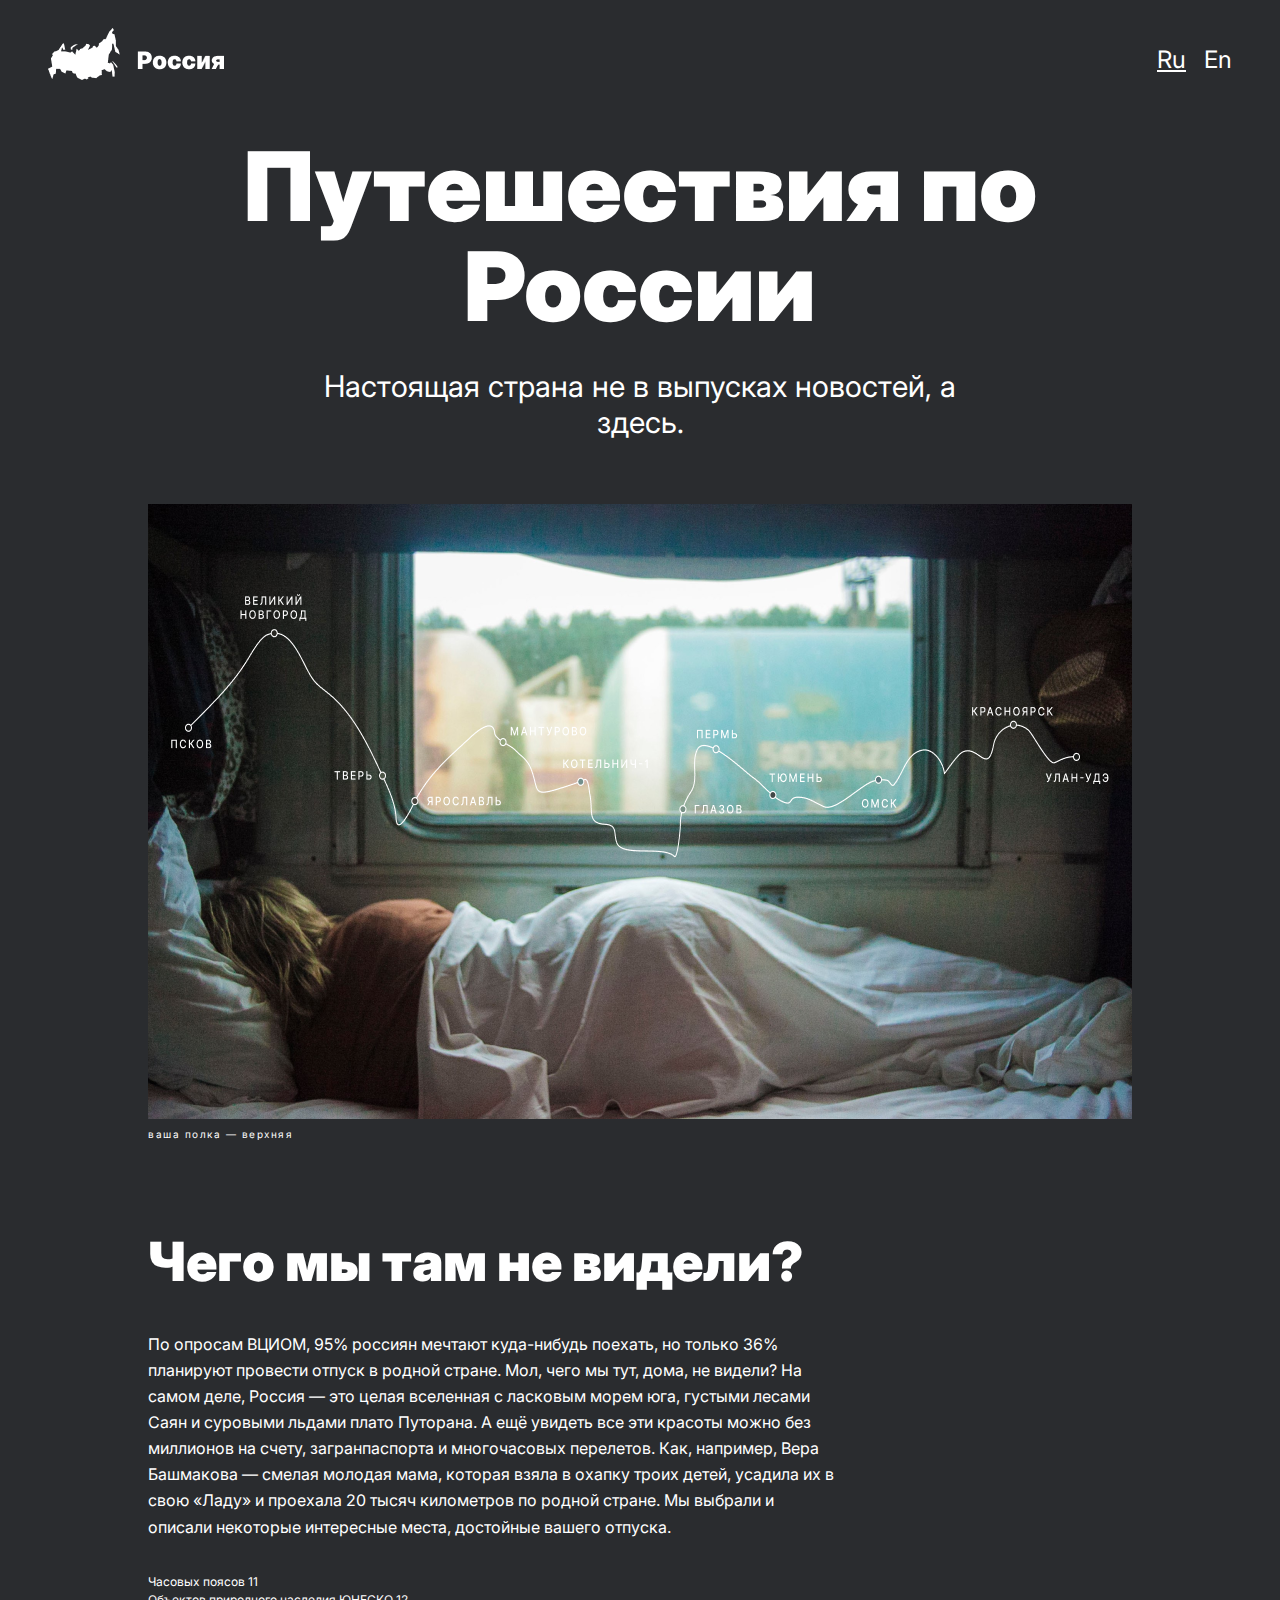
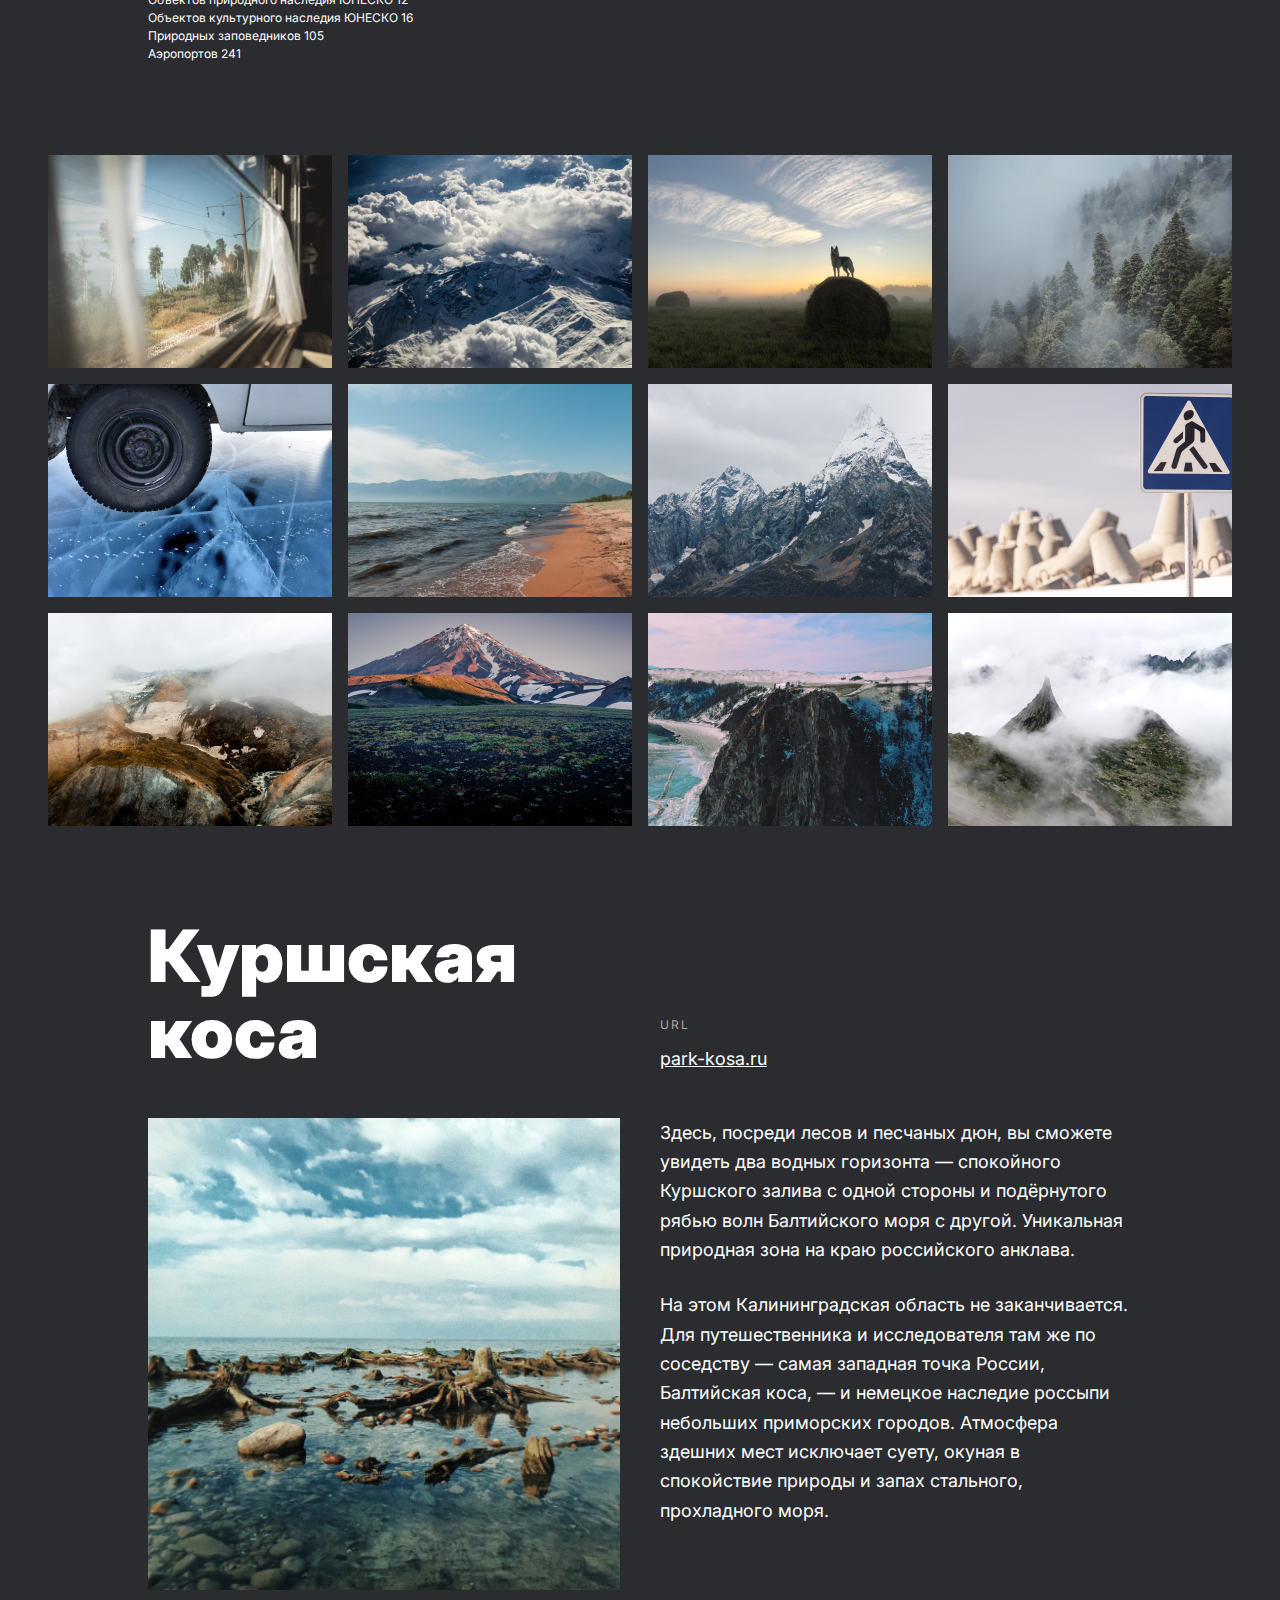
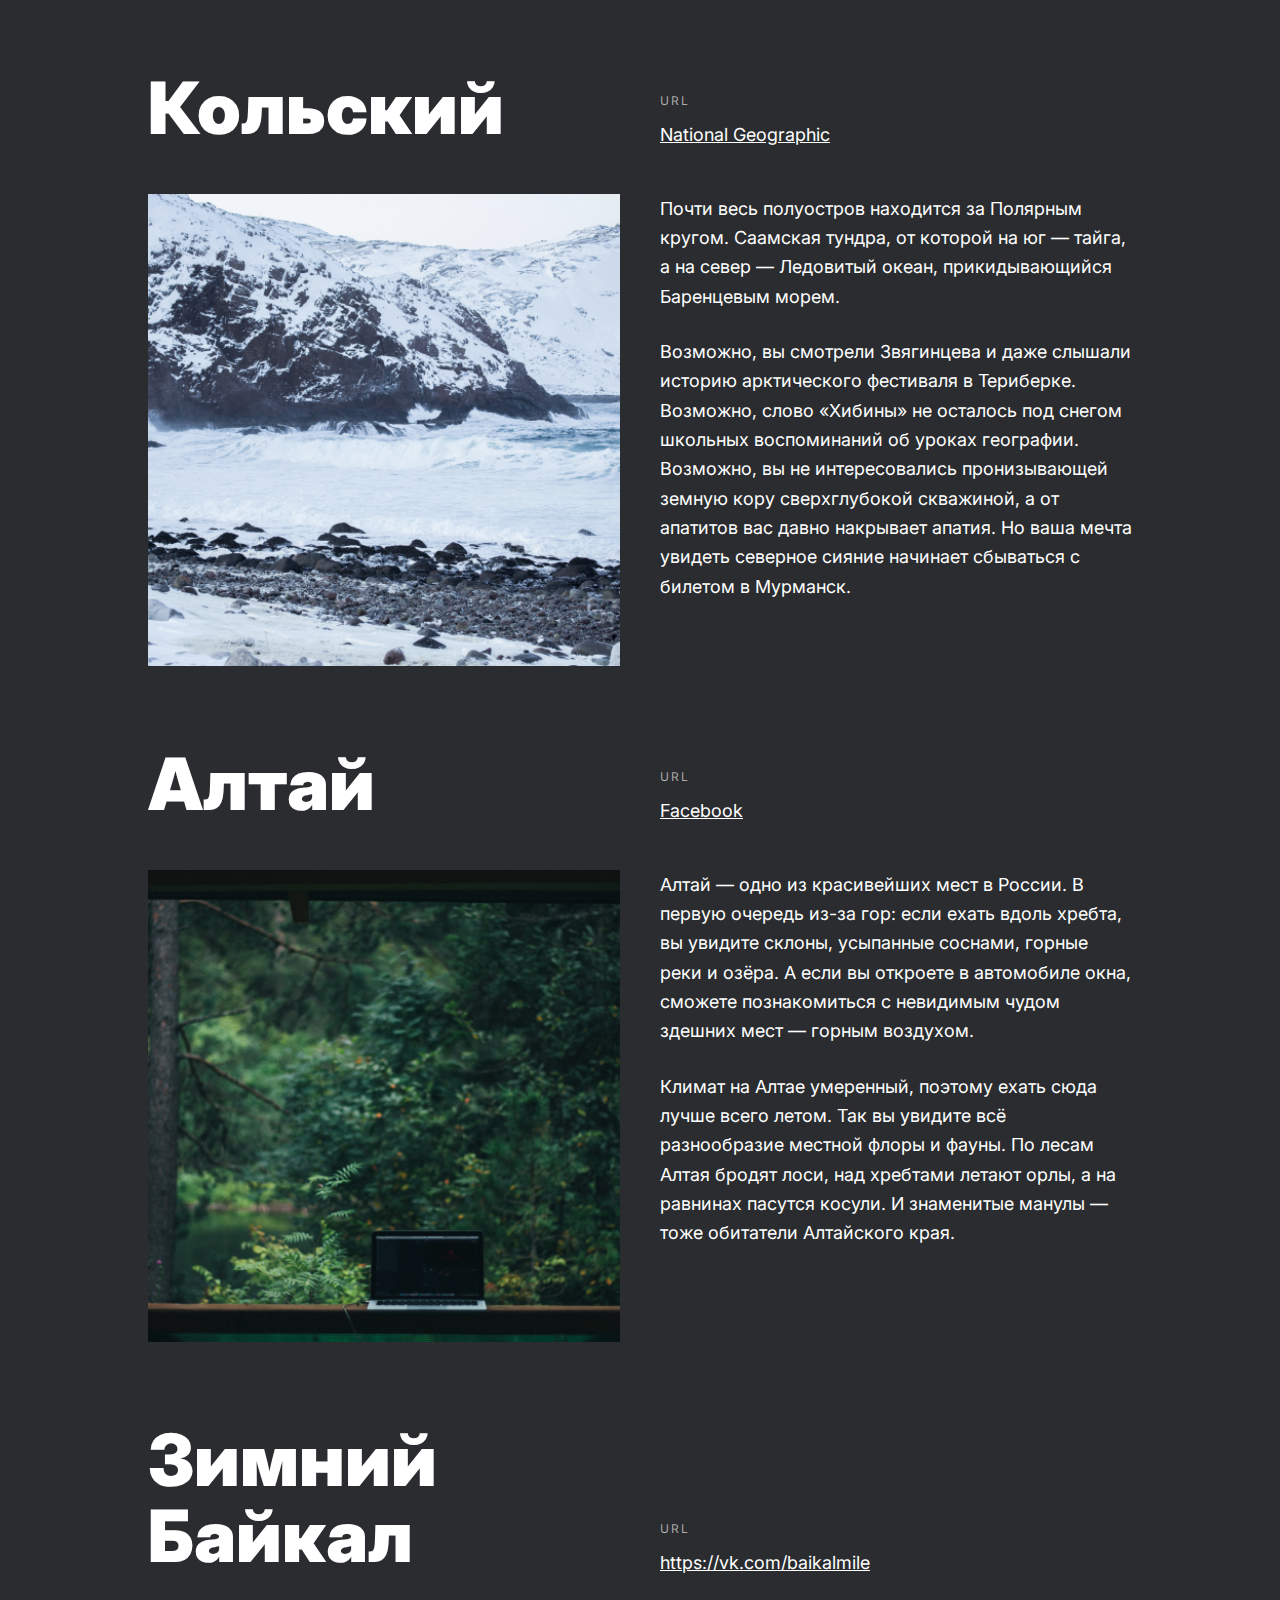
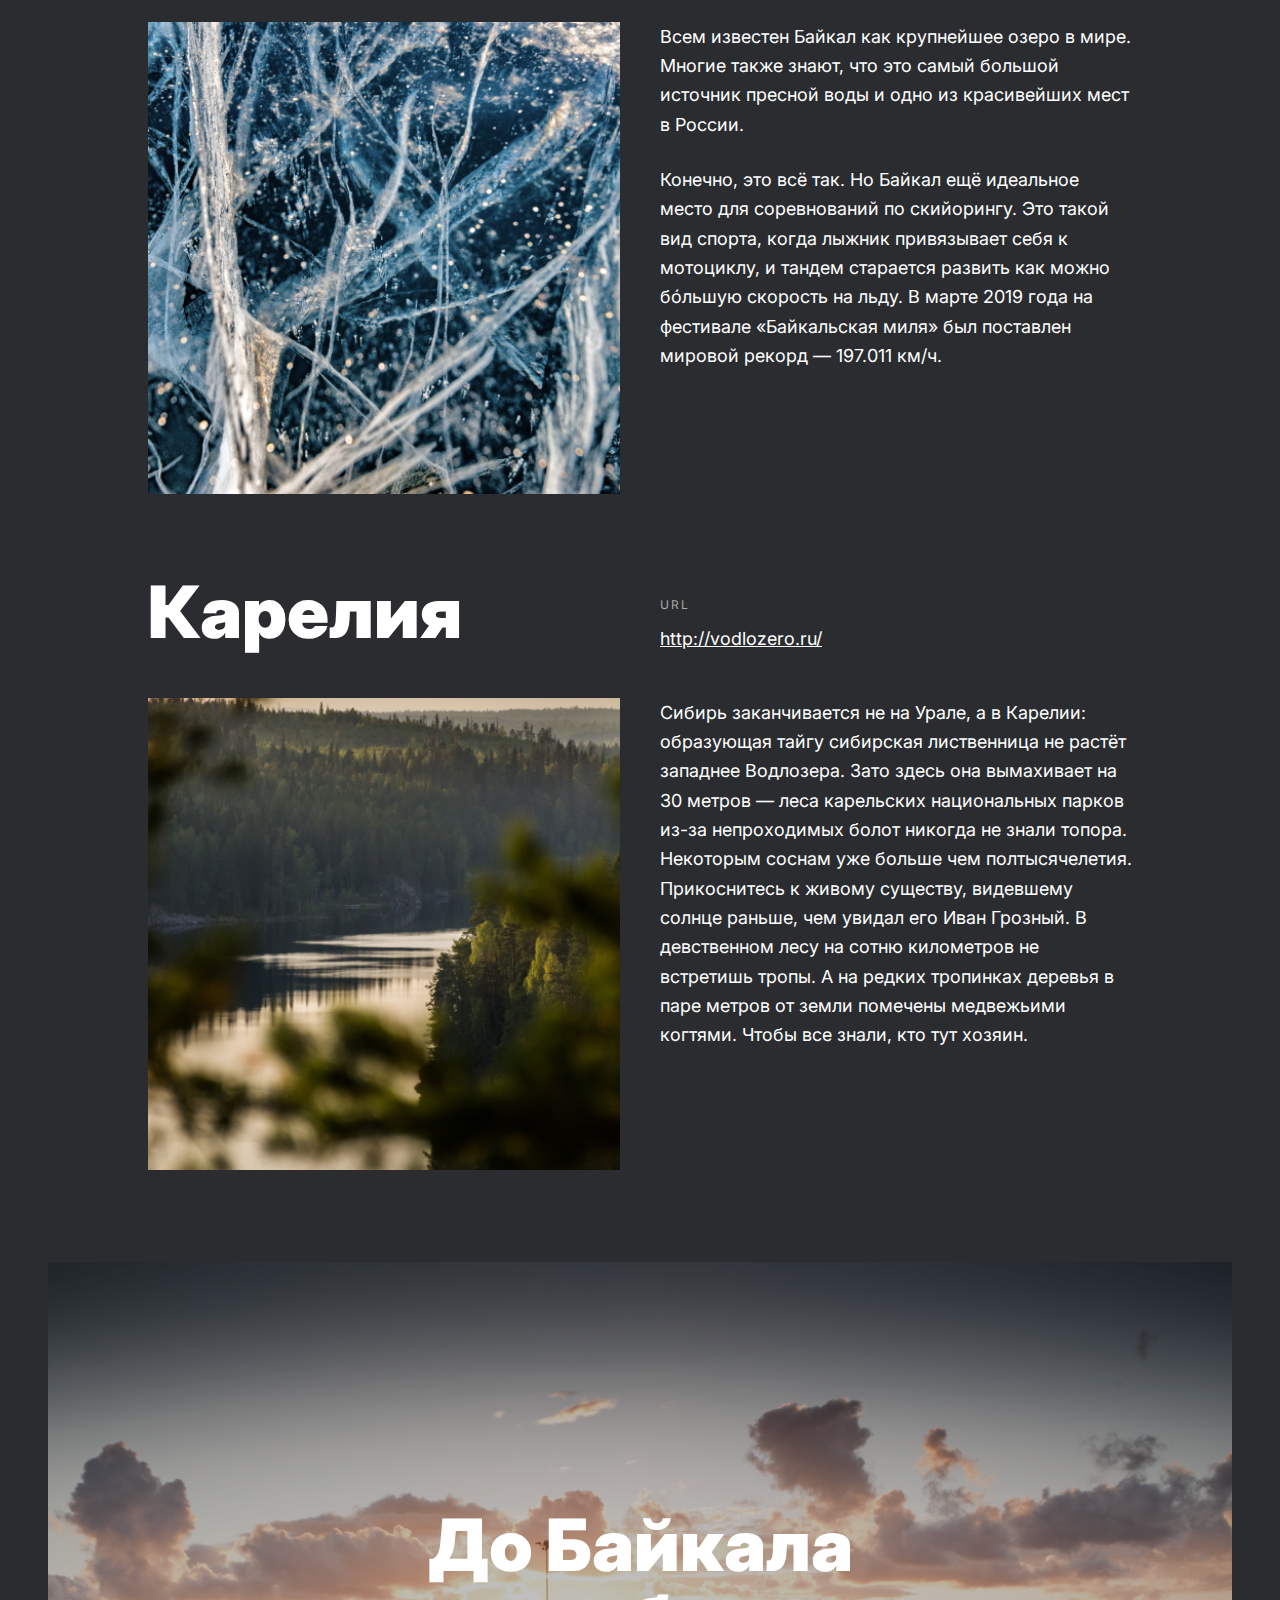
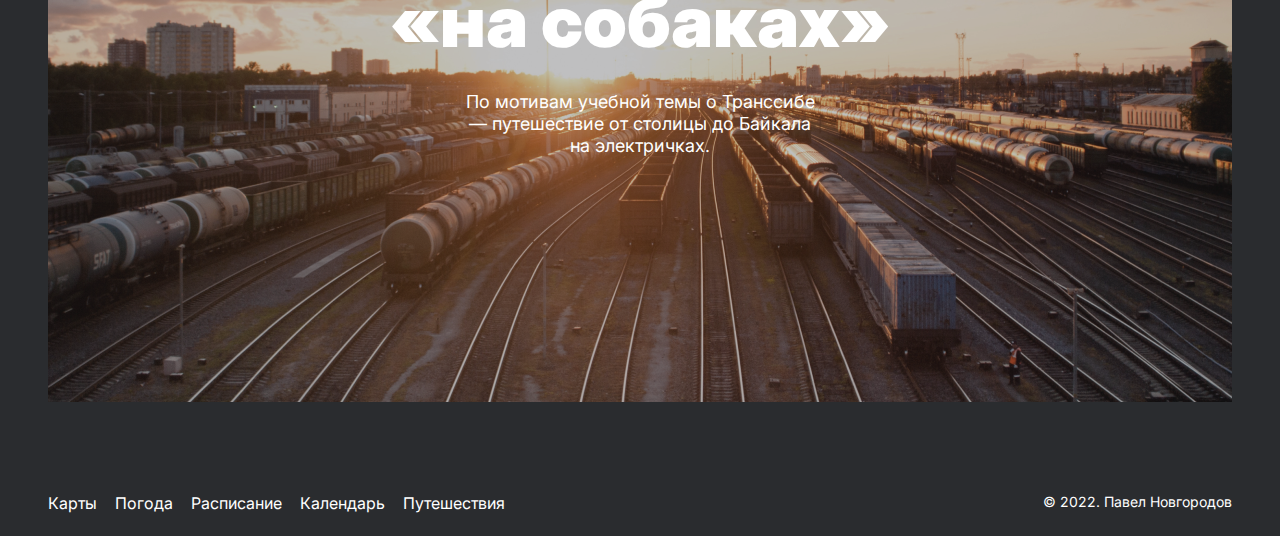
<file: reference/welcome-to-russia-main/index.html>
<!DOCTYPE html>
<html lang="ru">
  <head>
    <meta charset="UTF-8">
    <meta name="viewport" content="width=device-width, initial-scale=1.0">
    <link rel="stylesheet" href="./public/vendor/normalize.css">
    <link rel="stylesheet" href="./public/vendor/reset.css">
    <link rel="stylesheet" href="./public/pages/index.css">
    <title>Путешествия по России</title>
  </head>
  <body>
  <div class="page">
    <header class="header">
    <img class="logo" src="./images/__logo.png">
    <div class="lang" name="lang">
        <a class="lang__lang-link lang__lang-link_active" href="./index.html">Ru</a>
        <a class="lang__lang-link" href="./egg.html">En</a>
    </div>
    </header>
    <div class="content">
       <section class="lead">
            <h1 class="lead__title">Путешествия по России</h1>
            <h2 class="lead__subtitle">Настоящая страна не в выпусках новостей, а здесь.</h2>
            <img class="lead__img" src="./images/kalegin.png" alt="Михаил Калегин">
            <span class="lead__img-subtitle">ваша полка — верхняя</span>
       </section>
       <section class="intro">
           <h2 class="intro__title">Чего мы там не видели?</h2>
           <p class="intro__text">
           По опросам ВЦИОМ, 95% россиян мечтают куда-нибудь поехать, но только 36% планируют провести отпуск в родной стране. Мол, чего мы тут, дома, не видели? На самом деле, Россия — это целая вселенная с ласковым морем юга, густыми лесами Саян и суровыми льдами плато Путорана. А ещё увидеть все эти красоты можно без миллионов на счету, загранпаспорта и многочасовых перелетов. Как, например, Вера Башмакова — смелая молодая мама, которая взяла в охапку троих детей, усадила их в свою «Ладу» и проехала 20 тысяч километров по родной стране. Мы выбрали и описали некоторые интересные места, достойные вашего отпуска.
           </p>
           <ul class="intro__list">
            <li class="intro__list-element">Часовых поясов 11</li>
            <li class="intro__list-element">Объектов природного наследия ЮНЕСКО 12</li>
            <li class="intro__list-element">Объектов культурного наследия ЮНЕСКО 16</li>
            <li class="intro__list-element">Природных заповедников 105</li>
            <li class="intro__list-element">Аэропортов 241</li>
           </ul>
       </section>
       <section class="photo-grid">
           <img src="./images/__item-11.png" class="photo-grid__item">
           <img src="./images/__item-10.png" class="photo-grid__item">
           <img src="./images/__item-9.png" class="photo-grid__item">
           <img src="./images/__item-8.png" class="photo-grid__item">
           <img src="./images/__item-7.png" class="photo-grid__item">
           <img src="./images/__item-6.png" class="photo-grid__item">
           <img src="./images/__item-5.png" class="photo-grid__item">
           <img src="./images/__item-4.png" class="photo-grid__item">
           <img src="./images/__item-3.png" class="photo-grid__item">
           <img src="./images/__item-2.png" class="photo-grid__item">
           <img src="./images/__item-1.png" class="photo-grid__item">
           <img src="./images/__item.png" class="photo-grid__item">
       </section>
       <section class="places">
           <div class="place">
                <h2 class="place__title">Куршская коса</h2>
                <div class="place__website">
                    <spam class="place__website-heading">URL</spam>
                    <a href="http://park-kosa.ru" class="place__website-link opacity">park-kosa.ru</a>
                </div>
                <img class="place__img" src="./images/kosa.png" alt="Куршская коса">
                <div class="place__text">
                    <p class="place__paragraph">Здесь, посреди лесов и песчаных дюн, вы сможете увидеть два водных горизонта — спокойного Куршского залива с одной стороны и подёрнутого рябью волн Балтийского моря с другой. Уникальная природная зона на краю российского анклава.</p>
                    <p class="place__paragraph">На этом Калининградская область не заканчивается. Для путешественника и исследователя там же по соседству — самая западная точка России, Балтийская коса, — и немецкое наследие россыпи небольших приморских городов. Атмосфера здешних мест исключает суету, окуная в спокойствие природы и запах стального, прохладного моря.</p>
                </div>
           </div>
           <div class="place">
                <h2 class="place__title">Кольский</h2>
                <div class="place__website">
                    <spam class="place__website-heading">URL</spam>
                    <a href="https://yourshot.nationalgeographic.com/photos/?keywords=kolskiy" class="place__website-link opacity">National Geographic</a>
                </div>
                <img class="place__img" src="./images/kolsky.png" alt="Кольский">
                <div class="place__text">
                    <p class="place__paragraph">Почти весь полуостров находится за Полярным кругом. Саамская тундра, от которой на юг — тайга, а на север — Ледовитый океан, прикидывающийся Баренцевым морем.</p>
                    <p class="place__paragraph">Возможно, вы смотрели Звягинцева и даже слышали историю арктического фестиваля в Териберке. Возможно, слово «Хибины» не осталось под снегом школьных воспоминаний об уроках географии. Возможно, вы не интересовались пронизывающей земную кору сверхглубокой скважиной, а от апатитов вас давно накрывает апатия. Но ваша мечта увидеть северное сияние начинает сбываться с билетом в Мурманск.</p> 
                </div>
           </div>
           <div class="place">
                <h2 class="place__title">Алтай</h2>
                 <div class="place__website">
                    <spam class="place__website-heading">URL</spam>
                    <a href="https://www.facebook.com/vera.bashmakova/posts/10156011613718822" class="place__website-link opacity">Facebook</a>
                </div>
                <img class="place__img" src="./images/altai.png" alt="Алтай">
                <div class="place__text">
                    <p class="place__paragraph">Алтай — одно из красивейших мест в России. В первую очередь из-за гор: если ехать вдоль хребта, вы увидите склоны, усыпанные соснами, горные реки и озёра. А если вы откроете в автомобиле окна, сможете познакомиться с невидимым чудом здешних мест — горным воздухом.</p>
                    <p class="place__paragraph">Климат на Алтае умеренный, поэтому ехать сюда лучше всего летом. Так вы увидите всё разнообразие местной флоры и фауны. По лесам Алтая бродят лоси, над хребтами летают орлы, а на равнинах пасутся косули. И знаменитые манулы — тоже обитатели Алтайского края.</p> 
                </div>
           </div>
           <div class="place">
                <h2 class="place__title">Зимний Байкал</h2>
                <div class="place__website">
                    <spam class="place__website-heading">URL</spam>
                    <a href="https://vk.com/baikalmile" class="place__website-link opacity">https://vk.com/baikalmile</a>
                </div>
                <img class="place__img" src="./images/baykal.png" alt="Зимний Байкал">
                <div class="place__text">
                    <p class="place__paragraph">Всем известен Байкал как крупнейшее озеро в мире. Многие также знают, что это самый большой источник пресной воды и одно из красивейших мест в России.</p>
                    <p class="place__paragraph">Конечно, это всё так. Но Байкал ещё идеальное место для соревнований по скийорингу. Это такой вид спорта, когда лыжник привязывает себя к мотоциклу, и тандем старается развить как можно бóльшую скорость на льду. В марте 2019 года на фестивале «Байкальская миля» был поставлен мировой рекорд — 197.011 км/ч.</p> 
                </div>
           </div>
           <div class="place">
                <h2 class="place__title">Карелия</h2>
                <div class="place__website">
                    <spam class="place__website-heading">URL</spam>
                    <a href="http://vodlozero.ru" class="place__website-link opacity">http://vodlozero.ru/</a>
                </div>
                <img class="place__img" src="./images/Karel.png" alt="Карелия">
                <div class="place__text">
                    <p class="place__paragraph">Сибирь заканчивается не на Урале, а в Карелии: образующая тайгу сибирская лиственница не растёт западнее Водлозера. Зато здесь она вымахивает на 30 метров — леса карельских национальных парков из-за непроходимых болот никогда не знали топора. Некоторым соснам уже больше чем полтысячелетия. Прикоснитесь к живому существу, видевшему солнце раньше, чем увидал его Иван Грозный. В девственном лесу на сотню километров не встретишь тропы. А на редких тропинках деревья в паре метров от земли помечены медвежьими когтями. Чтобы все знали, кто тут хозяин.</p>
                </div>
           </div>
       </section>
       <section class="cover">
            <img class="cover__img" src="./images/__background.png" alt="На электричках до Байкала">
            <h2 class="cover__title"><a href="https://stampsy.com/na-elektrichkakh-do-baikala">До Байкала «на собаках»</a></h2>
            <h3 class="cover__subtitle">По мотивам учебной темы о Транссибе — путешествие от столицы до Байкала на электричках.</h3>
            <div class="cover__overlay"></div>
       </section>
    </div> 
    <footer class="footer">
        <div class="footer__links">
            <a href="https://yandex.ru/maps" class="footer__link opacity">Карты</a>
            <a href="https://yandex.ru/pogoda" class="footer__link opacity">Погода</a>
            <a href="https://rasp.yandex.ru" class="footer__link opacity">Расписание</a>
            <a href="https://calendar.yandex.ru" class="footer__link opacity">Календарь</a>
            <a href="https://travel.yandex.ru" class="footer__link opacity">Путешествия</a>
        </div>
        <div class="footer__author">&copy; 2022. Павел Новгородов</div>
    </footer>
  </div> 
  </body>
</html>
</file>
<file: reference/welcome-to-russia-main/public/pages/index.css>
@import url("./../body/body.css");
@import url("./../page/page.css");
@import url("./../blocks/content/content.css");
@import url("./../blocks/cover/cover.css");
@import url("./../blocks/cover/__overlay/cover__overlay.css");
@import url("./../blocks/cover/__subtitle/cover__subtitle.css");
@import url("./../blocks/cover/__title/cover__title.css");
@import url("./../blocks/cover/__img/cover__img.css");
@import url("./../blocks/footer/footer.css");
@import url("./../blocks/footer/__author/footer__author.css");
@import url("./../blocks/footer/__link/footer__link.css");
@import url("./../blocks/footer/__links/footer__links.css");
@import url("./../blocks/header/header.css");
@import url("./../blocks/intro/intro.css");
@import url("./../blocks/intro/__list-element/intro__list-element.css");
@import url("./../blocks/intro/__list/intro__list.css");
@import url("./../blocks/intro/__text/intro__text.css");
@import url("./../blocks/intro/__title/intro__title.css");
@import url("./../blocks/lang/lang.css");
@import url("./../blocks/lang/__lang-link/lang__lang-link.css");
@import url("./../blocks/lang/__lang-link/lang__lang-link_active.css");
@import url("./../blocks/lead/lead.css");
@import url("./../blocks/lead/__subtitle/lead__subtitle.css");
@import url("./../blocks/lead/__title/lead__title.css");
@import url("./../blocks/lead/__img-subtitle/lead__img-subtitle.css");
@import url("./../blocks/lead/__img/lead__img.css");
@import url("./../blocks/logo/logo.css");
@import url("./../blocks/opacity/opacity.css");
@import url("./../blocks/photo-grid/photo-grid.css");
@import url("./../blocks/photo-grid/__item/photo-grid__item.css");
@import url("./../blocks/places/places.css");
@import url("./../blocks/place/place.css");
@import url("./../blocks/place/__paragraph/place__paragraph.css");
@import url("./../blocks/place/__text/place__text.css");
@import url("./../blocks/place/__title/place__title.css");
@import url("./../blocks/place/__website-heading/place__website-heading.css");
@import url("./../blocks/place/__website-link/place__website-link.css");
@import url("./../blocks/place/__website/place__website.css");
@import url("./../blocks/place/__img/place__img.css");
@import url("./../blocks/places/places.css");
@import url("./../blocks/egg/egg.css");
@import url("./../blocks/egg/__img/egg__img.css");
@import url('https://fonts.googleapis.com/css2?family=Inter:wght@100;200;300;400;500;600;700;800;900&display=swap');
</file>
